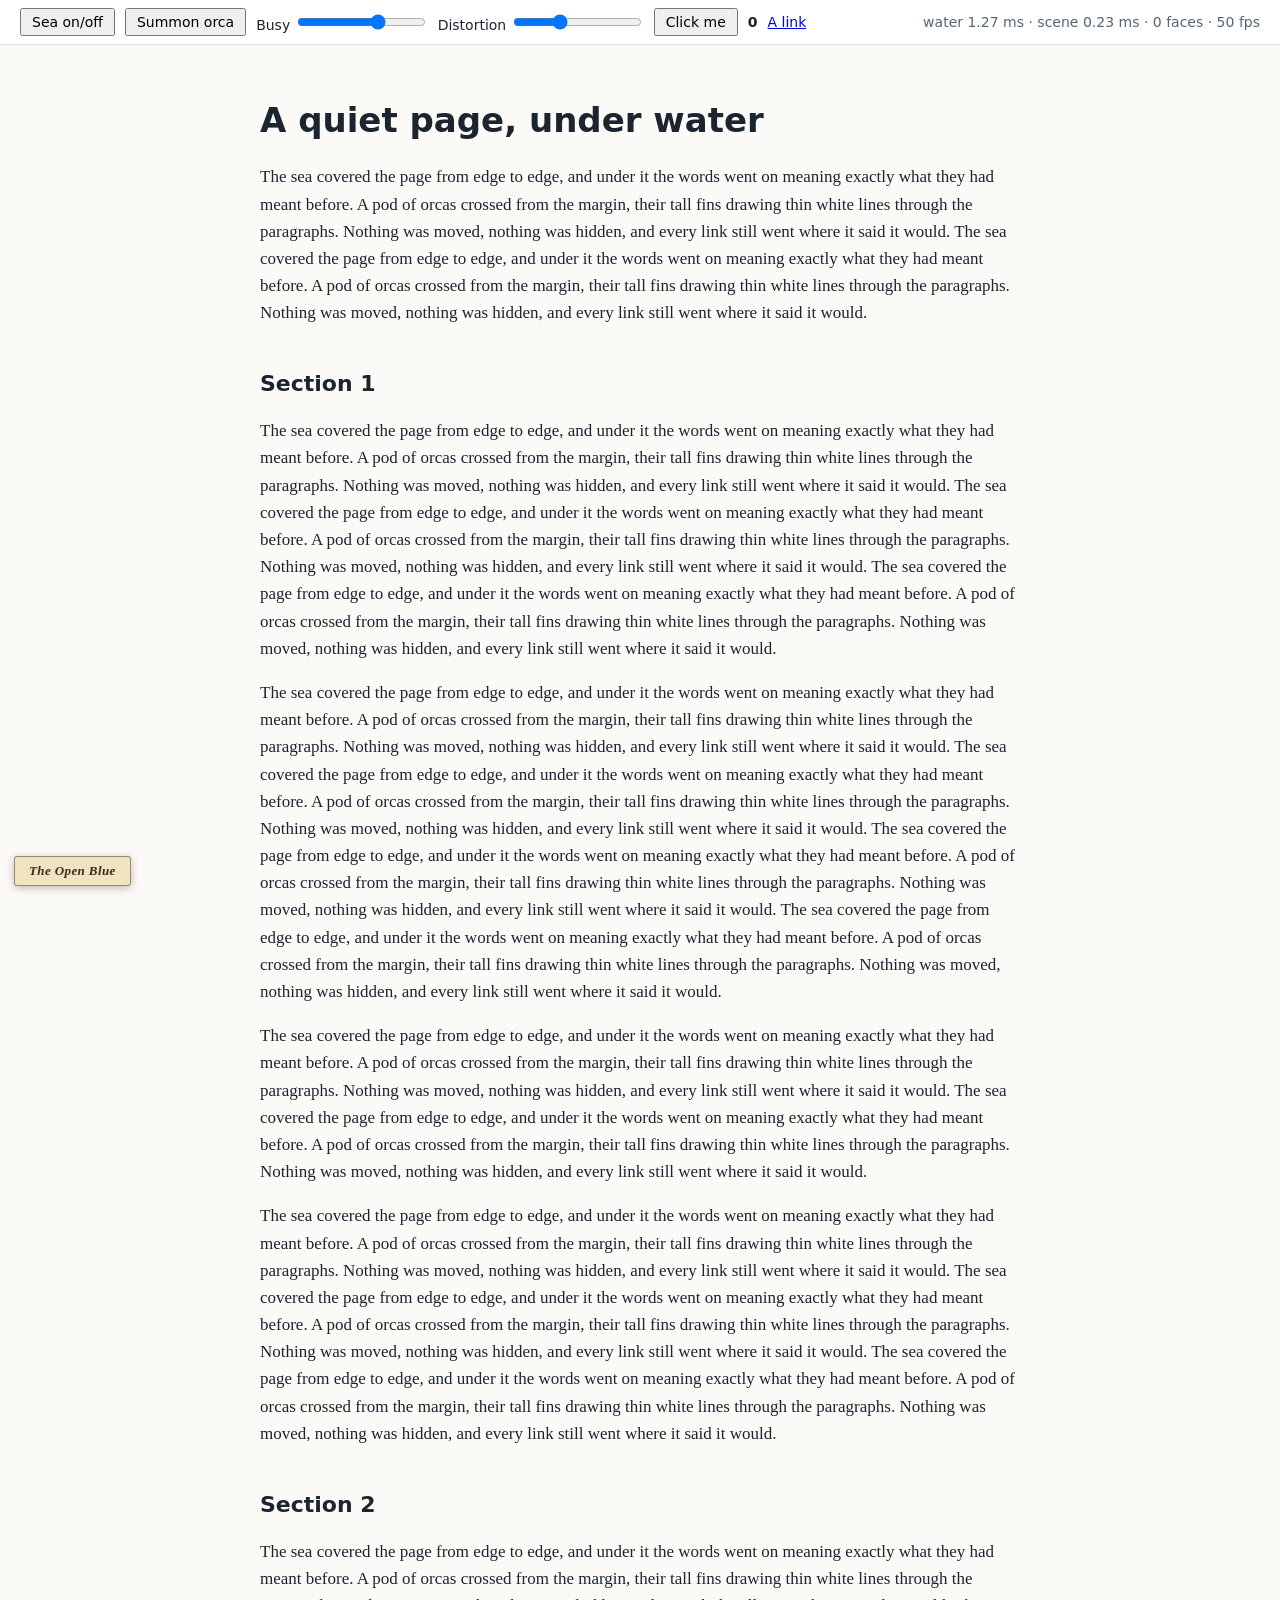
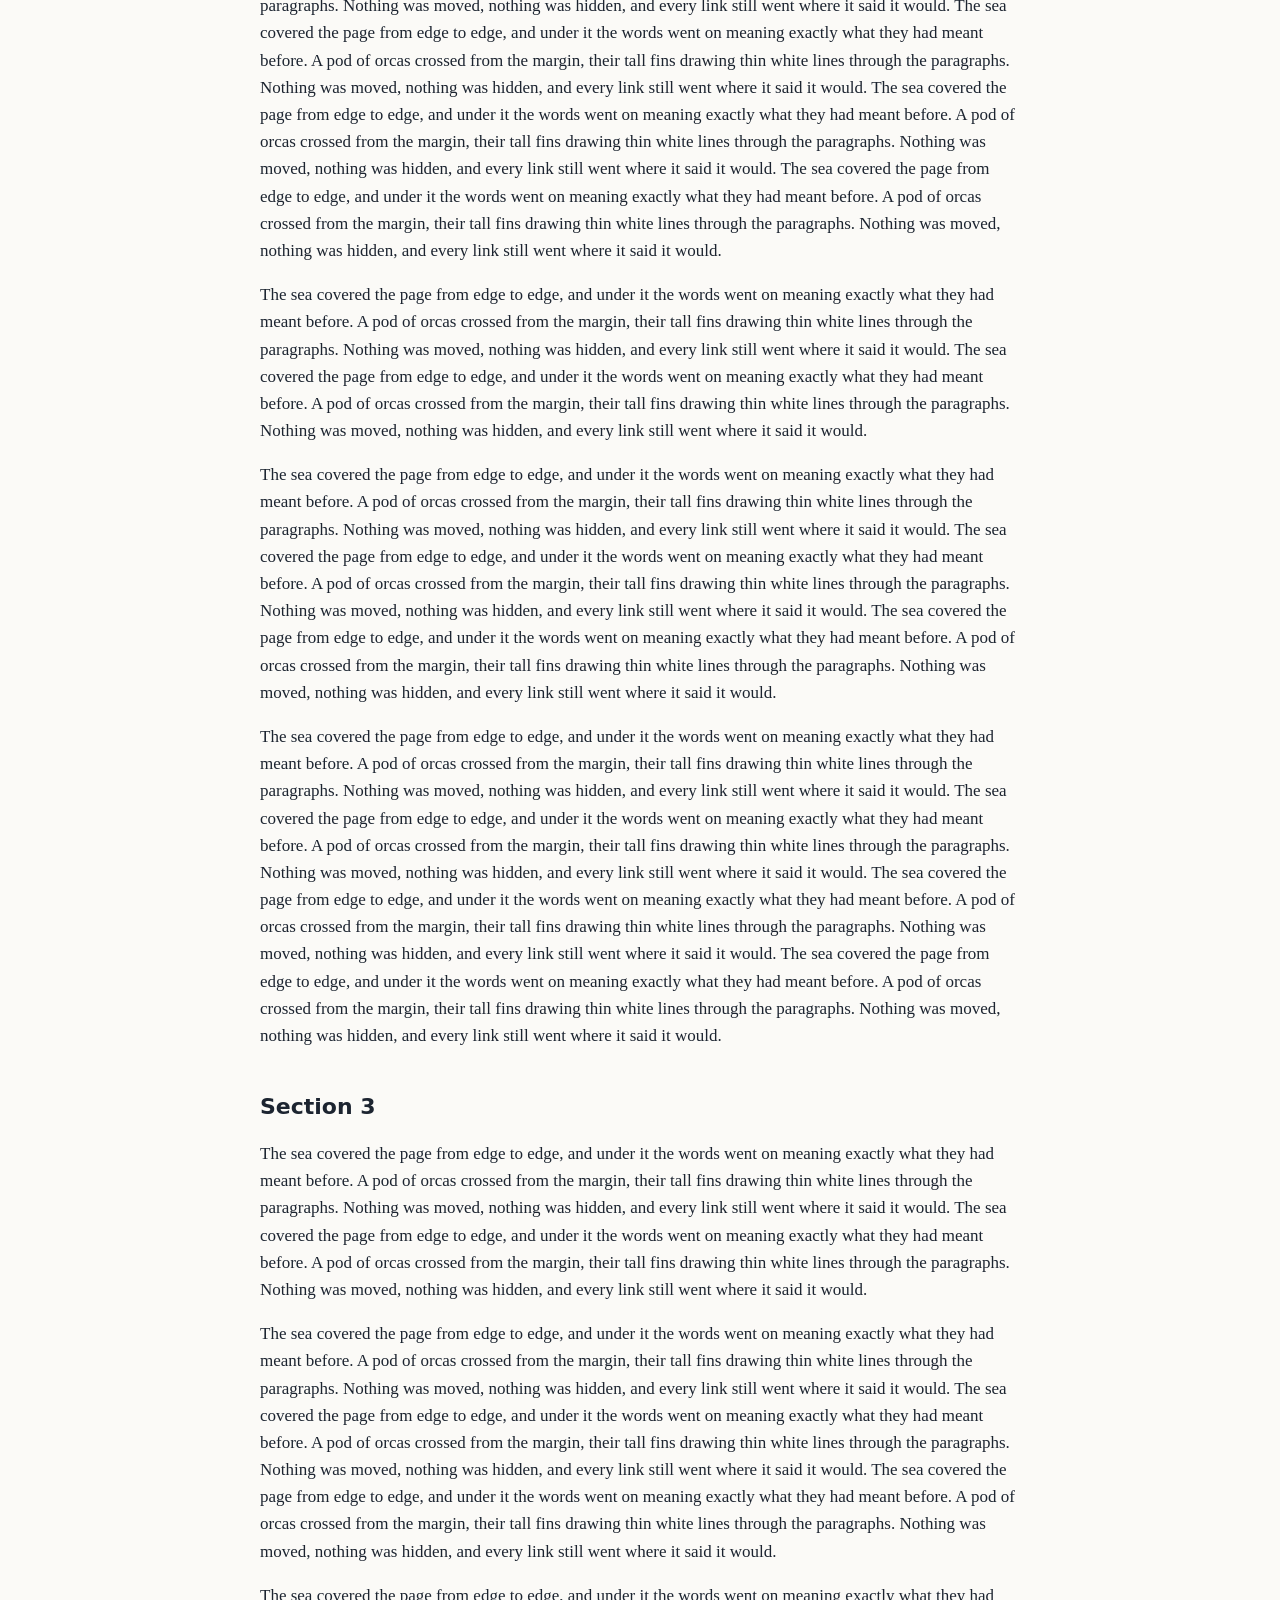
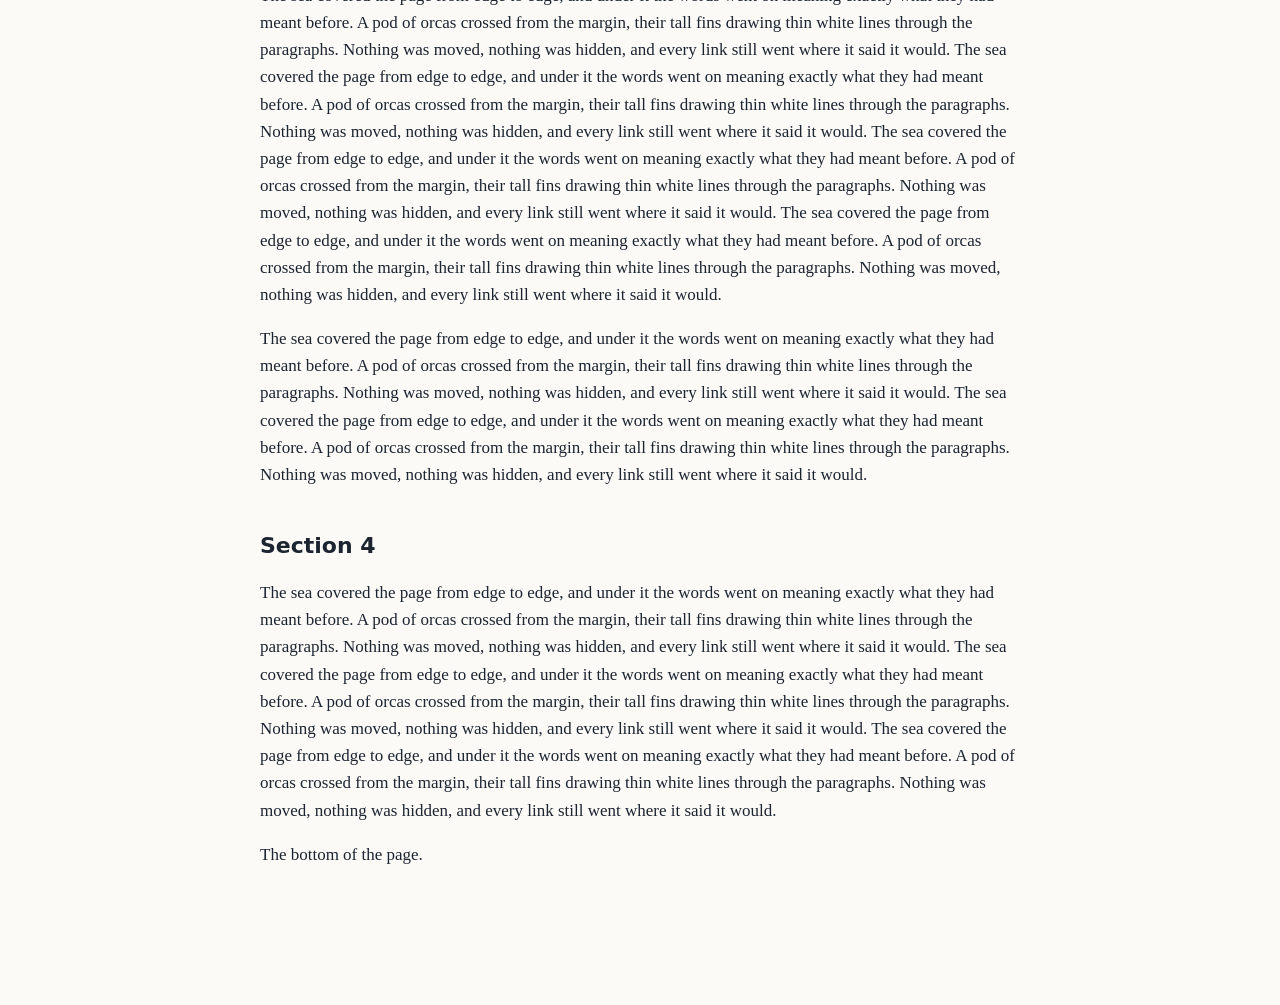
<file: demo/index.html>
<!doctype html>
<html lang="en">
<head>
  <meta charset="utf-8">
  <meta name="viewport" content="width=device-width, initial-scale=1">
  <title>Web-Wide-Water test page</title>
  <style>
    body { margin: 0; font: 17px/1.6 Georgia, serif; color: #1c2430; background: #fbfaf7; }
    main { max-width: 760px; margin: 0 auto; padding: 32px 20px 120px; }
    h1 { font: 700 34px/1.2 system-ui, sans-serif; }
    h2 { font: 700 22px/1.3 system-ui, sans-serif; margin-top: 2em; }
    .bar { position: sticky; top: 0; background: #fff; border-bottom: 1px solid #ddd; padding: 8px 20px; font: 14px system-ui, sans-serif; display: flex; gap: 10px; align-items: center; flex-wrap: wrap; z-index: 5; }
    button { font: inherit; padding: 4px 10px; }
    #clicks { font-weight: 700; }
    #stats { margin-left: auto; font-variant-numeric: tabular-nums; color: #567; }
  </style>
</head>
<body>
  <!-- Offline test page. It loads the content scripts in manifest order, without the
       extension. Add ?timer to drive animation from a timer (for background windows),
       ?off to start with the sea off. -->
  <div class="bar">
    <button id="toggle">Sea on/off</button>
    <button id="summon">Summon orca</button>
    <label>Busy <input id="busy" type="range" min="0" max="100" value="65"></label>
    <label>Distortion <input id="dist" type="range" min="0" max="100" value="35"></label>
    <button id="count">Click me</button> <span id="clicks">0</span>
    <a href="#bottom">A link</a>
    <span id="stats"></span>
  </div>
  <main id="text"></main>

  <script>
    const q = new URLSearchParams(location.search);
    if (q.has('timer')) window.__seaClock = 'timer';
    window.__seaDemo = { on: !q.has('off') };

    const para = 'The sea covered the page from edge to edge, and under it the words went on meaning exactly what they had meant before. A pod of orcas crossed from the margin, their tall fins drawing thin white lines through the paragraphs. Nothing was moved, nothing was hidden, and every link still went where it said it would. ';
    const main = document.getElementById('text');
    const h1 = document.createElement('h1'); h1.textContent = 'A quiet page, under water'; main.append(h1);
    for (let i = 0; i < 14; i++) {
      if (i % 4 === 1) { const h = document.createElement('h2'); h.textContent = 'Section ' + (i + 3) / 4; main.append(h); }
      const p = document.createElement('p'); p.textContent = para.repeat(2 + (i % 3)); main.append(p);
    }
    const end = document.createElement('p'); end.id = 'bottom'; end.textContent = 'The bottom of the page.'; main.append(end);

    let clicks = 0;
    document.getElementById('count').onclick = () => { document.getElementById('clicks').textContent = ++clicks; };

    (async () => {
      const fresh = '?v=' + Date.now();   // never test a cached copy
      const manifest = await (await fetch('../manifest.json' + fresh)).json();
      for (const src of manifest.content_scripts[0].js) {
        await new Promise((ok, fail) => {
          const s = document.createElement('script');
          s.src = '../' + src + fresh; s.onload = ok; s.onerror = fail;
          document.head.append(s);
        });
      }
      document.getElementById('toggle').onclick = () => Sea.set({ on: !Sea.settings.on });
      document.getElementById('summon').onclick = () => Sea.world.summon('orca');
      document.getElementById('busy').oninput = (e) => Sea.set({ busy: +e.target.value });
      document.getElementById('dist').oninput = (e) => Sea.set({ distortion: +e.target.value });
      setInterval(() => {
        if (!Sea.active) { document.getElementById('stats').textContent = 'off'; return; }
        const s = Sea.stats();
        document.getElementById('stats').textContent = `water ${s.waterMs} ms · scene ${s.sceneMs} ms · ${s.faces} faces · ${s.fps} fps`;
      }, 500);
    })();
  </script>
</body>
</html>
</file>
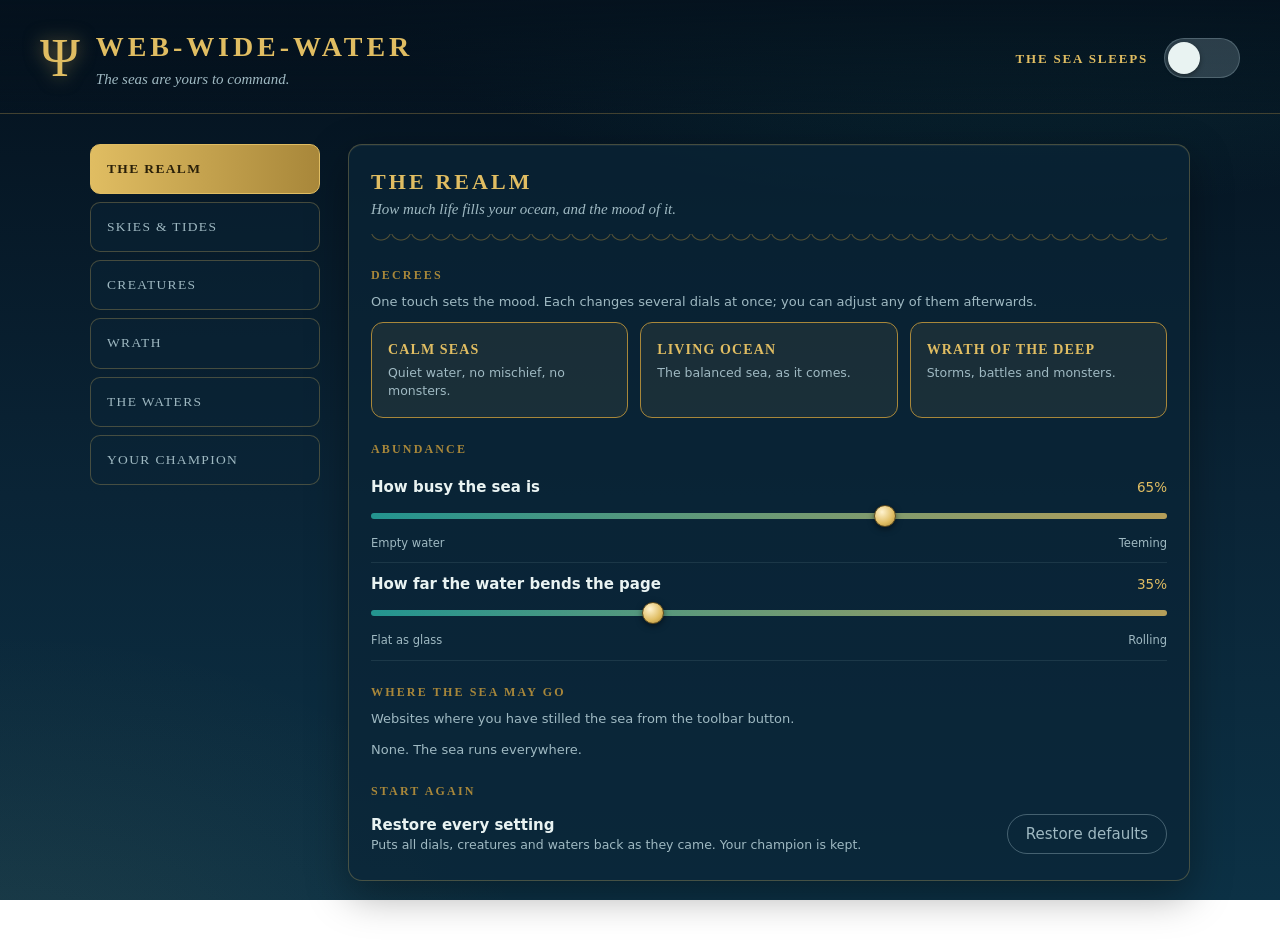
<file: control/control.html>
<!doctype html>
<html lang="en">
<head>
  <meta charset="utf-8">
  <meta name="viewport" content="width=device-width, initial-scale=1">
  <title>Web-Wide-Water: Control Centre</title>
  <link rel="stylesheet" href="theme.css">
  <link rel="stylesheet" href="control.css">
</head>
<body>
  <header class="crown">
    <div class="title">
      <span class="trident">&Psi;</span>
      <div>
        <h1>Web-Wide-Water</h1>
        <p class="lede">The seas are yours to command.</p>
      </div>
    </div>
    <div class="master">
      <span id="master-word" class="carved">The sea sleeps</span>
      <label class="switch grand" title="Raise or still the sea, everywhere"><input type="checkbox" data-key="on"><span></span></label>
    </div>
  </header>

  <div class="shell">
    <nav id="nav" aria-label="Sections">
      <button data-tab="realm" class="on">The Realm</button>
      <button data-tab="sky">Skies &amp; Tides</button>
      <button data-tab="creatures">Creatures</button>
      <button data-tab="wrath">Wrath</button>
      <button data-tab="waters">The Waters</button>
      <button data-tab="champion">Your Champion</button>
    </nav>

    <main>
      <!-- ============ THE REALM ============ -->
      <section id="tab-realm" class="panel tab">
        <h2>The Realm</h2>
        <p class="lede">How much life fills your ocean, and the mood of it.</p>
        <div class="wave"></div>

        <h3>Decrees</h3>
        <p class="hint">One touch sets the mood. Each changes several dials at once; you can adjust any of them afterwards.</p>
        <div class="presets">
          <button data-preset="calm"><b>Calm Seas</b><small>Quiet water, no mischief, no monsters.</small></button>
          <button data-preset="living"><b>Living Ocean</b><small>The balanced sea, as it comes.</small></button>
          <button data-preset="wrath"><b>Wrath of the Deep</b><small>Storms, battles and monsters.</small></button>
        </div>

        <h3>Abundance</h3>
        <label class="dial">
          <span class="top"><b>How busy the sea is</b><output></output></span>
          <input type="range" data-key="busy" min="0" max="100" step="1" data-unit="%">
          <span class="ends"><span>Empty water</span><span>Teeming</span></span>
        </label>
        <label class="dial">
          <span class="top"><b>How far the water bends the page</b><output></output></span>
          <input type="range" data-key="distortion" min="0" max="100" step="1" data-unit="%">
          <span class="ends"><span>Flat as glass</span><span>Rolling</span></span>
        </label>

        <h3>Where the sea may go</h3>
        <p class="hint">Websites where you have stilled the sea from the toolbar button.</p>
        <div id="sites" class="chips-line"></div>

        <h3>Start again</h3>
        <div class="row"><span class="what"><b>Restore every setting</b><small>Puts all dials, creatures and waters back as they came. Your champion is kept.</small></span><button id="reset" class="quiet">Restore defaults</button></div>
      </section>

      <!-- ============ SKIES & TIDES ============ -->
      <section id="tab-sky" class="panel tab" hidden>
        <h2>Skies &amp; Tides</h2>
        <p class="lede">Choose the waters, the hour and the weather, or let them wander.</p>
        <div class="wave"></div>

        <div class="row"><span class="what"><b>Waters</b><small>Each has its own creatures. Left to drift, the sea moves from one to the next.</small></span>
          <select data-key="region"><option value="auto">Drifts by itself</option><option value="tropical">Coral Shallows</option><option value="open">The Open Blue</option><option value="north">The Cold North</option><option value="south">The Frozen South</option></select></div>
        <label class="dial">
          <span class="top"><b>How long it stays in each water</b><output></output></span>
          <input type="range" data-key="regionMin" min="1" max="30" step="1" data-unit=" min">
        </label>
        <div class="row"><span class="what"><b>Hour</b><small>At night the page dims a little and moving water glows.</small></span>
          <select data-key="sky"><option value="auto">Follows your clock</option><option value="day">Always day</option><option value="dusk">Dusk</option><option value="night">Night</option></select></div>
        <label class="dial">
          <span class="top"><b>How dark the night is</b><output></output></span>
          <input type="range" data-key="nightDark" min="0" max="100" step="5" data-unit="%">
          <span class="ends"><span>No dimming</span><span>Deep night</span></span>
        </label>
        <div class="row"><span class="what"><b>Weather</b><small>Call one up and it holds until you change it.</small></span>
          <select data-key="weather"><option value="auto">Comes and goes</option><option value="clear">Clear</option><option value="swell">Rolling swell</option><option value="rain">Rain</option><option value="fog">Fog</option><option value="storm">Storm</option></select></div>
        <label class="dial">
          <span class="top"><b>How long each spell of weather lasts</b><output></output></span>
          <input type="range" data-key="weatherMin" min="1" max="20" step="1" data-unit=" min">
        </label>
      </section>

      <!-- ============ CREATURES ============ -->
      <section id="tab-creatures" class="panel tab" hidden>
        <h2>Creatures of the Deep</h2>
        <p class="lede">Who lives in your ocean, how often they come, and in which waters.</p>
        <div class="wave"></div>
        <div class="legend">
          <span>Switch: allowed at all</span><span>Dial: how often (100% is natural)</span><span>Waters: <b>C</b>oral Shallows, <b>O</b>pen Blue, Cold <b>N</b>orth, Frozen <b>S</b>outh</span>
        </div>
        <div id="creatures"></div>
        <p id="no-creatures" class="hint" hidden>Open any web page once and the creatures will be listed here.</p>
      </section>

      <!-- ============ WRATH ============ -->
      <section id="tab-wrath" class="panel tab" hidden>
        <h2>Wrath</h2>
        <p class="lede">Whether the sea may trouble mortals, and how often its monsters rise.</p>
        <div class="wave"></div>
        <div class="row"><span class="what"><b>Mischief</b><small>On: the megalodon and kraken may take your cursor, the kraken inks the screen, and cannonballs and the megalodon knock out letters and words (they grow back). Off: they still appear and fight each other, but never touch you or the page.</small></span>
          <label class="switch"><input type="checkbox" data-key="mischief"><span></span></label></div>
        <label class="dial">
          <span class="top"><b>Monsters and battles</b><output></output></span>
          <small>How often the megalodon, the kraken and sea battles turn up. 0% keeps them away entirely.</small>
          <input type="range" data-key="monsters" min="0" max="300" step="10" data-unit="%">
          <span class="ends"><span>Never</span><span>Constant peril</span></span>
        </label>
        <p class="hint">A cursor that has been taken is always freed by <kbd>Esc</kbd>. Pressing <kbd>Esc</kbd> three times quickly stills the whole sea.</p>
      </section>

      <!-- ============ THE WATERS ============ -->
      <section id="tab-waters" class="panel tab" hidden>
        <h2>The Waters</h2>
        <p class="lede">How the water itself behaves, and how it answers you.</p>
        <div class="wave"></div>
        <label class="dial">
          <span class="top"><b>Splash size</b><output></output></span>
          <small>Everything that disturbs the water: breaches, landings, cannon fire.</small>
          <input type="range" data-key="splash" min="0" max="200" step="5" data-unit="%">
        </label>
        <div class="row"><span class="what"><b>The cursor leaves a wake</b></span><label class="switch"><input type="checkbox" data-key="wake"><span></span></label></div>
        <label class="dial">
          <span class="top"><b>Wake strength</b><output></output></span>
          <input type="range" data-key="wakeStrength" min="0" max="200" step="5" data-unit="%">
        </label>
        <div class="row"><span class="what"><b>Clicks make a ripple</b></span><label class="switch"><input type="checkbox" data-key="click"><span></span></label></div>
        <div class="row"><span class="what"><b>Scrolling sloshes the water</b></span><label class="switch"><input type="checkbox" data-key="scroll"><span></span></label></div>
        <div class="row"><span class="what"><b>Creatures notice the cursor</b><small>They steer round it, and some come up for a look.</small></span><label class="switch"><input type="checkbox" data-key="cursor"><span></span></label></div>
        <h3>Smoothness</h3>
        <div class="row"><span class="what"><b>Performance</b><small><b>Auto</b> keeps full detail and eases off by itself the moment a page starts to strain. <b>Smoothest</b> always runs light: fewer animals at once, the water redrawn at 30 frames a second. <b>Full detail</b> never holds back. In every mode the water stops bending the page while you type.</small></span>
          <select data-key="perf"><option value="auto">Auto</option><option value="smooth">Smoothest</option><option value="full">Full detail</option></select></div>
        <h3>Rest</h3>
        <div class="row"><span class="what"><b>Sleep when the window is in the background</b><small>The sea always stops when its tab is hidden. With this on it also stops 20 seconds after you switch to another window.</small></span><label class="switch"><input type="checkbox" data-key="pauseBlur"><span></span></label></div>
      </section>

      <!-- ============ YOUR CHAMPION ============ -->
      <section id="tab-champion" class="panel tab" hidden>
        <h2>Your Champion</h2>
        <p class="lede">A ship, a fleet or a pod of your own, on every page you visit.</p>
        <div class="wave"></div>

        <div class="champion">
          <div class="forge">
            <div class="row"><span class="what"><b>What you command</b></span>
              <select data-mate="kind"><option value="none">Nothing</option><option value="ship">Ships</option><option value="orca">Orcas</option><option value="dolphin">Dolphins</option><option value="turtle">Turtles</option></select></div>

            <div id="m-common">
              <div class="row"><span class="what"><b>Name</b><small>Shown on a small pennant beside it.</small></span><input type="text" data-mate="name" maxlength="28" placeholder="The Wandering Gull"></div>
              <label class="dial">
                <span class="top"><b id="count-label">How many</b><output></output></span>
                <input type="range" data-mate="count" min="1" max="7" step="1">
              </label>
              <label class="dial">
                <span class="top"><b>Size</b><output></output></span>
                <input type="range" data-mate="size" min="60" max="160" step="5" data-unit="%">
              </label>
              <div class="row"><span class="what"><b>How it moves</b><small>Switch at any time on any page with <kbd>Alt</kbd>+<kbd>Shift</kbd>+<kbd>C</kbd>. <a href="#" id="keys">Change the key</a></small></span>
                <select data-mate="follow"><option value="cursor">Follows my cursor</option><option value="roam">Roams by itself</option></select></div>
            </div>

            <div id="m-ship">
              <h3>The ship</h3>
              <div class="row"><span class="what"><b>Rig</b></span>
                <select data-mate="masts"><option value="1">Sloop (one mast)</option><option value="2">Brig (two masts)</option><option value="3">Galleon (three masts)</option></select></div>
              <div class="swatches">
                <label>Hull<input type="color" data-mate="hull"></label>
                <label>Trim<input type="color" data-mate="trim"></label>
                <label>Sails<input type="color" data-mate="sail"></label>
                <label>Flag<input type="color" data-mate="flag"></label>
              </div>
              <div class="row"><span class="what"><b>Sail emblem</b></span>
                <select data-mate="emblem"><option value="none">Plain</option><option value="cross">Cross</option><option value="skull">Skull</option></select></div>
              <div class="row"><span class="what"><b>Striped sails</b><small>Every other sail in the trim colour.</small></span><label class="switch"><input type="checkbox" data-mate="stripes"><span></span></label></div>
              <div class="row"><span class="what"><b>Guns answer pirates</b></span><label class="switch"><input type="checkbox" data-mate="guns"><span></span></label></div>
            </div>

            <div id="m-animal">
              <h3>Colours</h3>
              <div class="swatches">
                <label><span id="c1-label">Back</span><input type="color" data-mate="c1"></label>
                <label><span id="c2-label">Belly</span><input type="color" data-mate="c2"></label>
                <label><span id="c3-label">Marking</span><input type="color" data-mate="c3"></label>
                <button id="natural" class="quiet" type="button">Natural colours</button>
              </div>
            </div>
          </div>

          <div class="glass">
            <h3>As it will appear</h3>
            <div class="porthole"><iframe id="preview" src="preview.html" title="Preview of your champion" tabindex="-1"></iframe></div>
            <p class="hint">Move your pointer over the water and they follow; click and they answer. Nothing changes on your pages until you save.</p>
            <div class="actions">
              <span id="dirty" class="lede"></span>
              <button id="revert" class="quiet" disabled>Undo changes</button>
              <button id="save" class="decree" disabled>Save champion</button>
            </div>
          </div>
        </div>
      </section>
    </main>
  </div>

  <script src="control.js"></script>
</body>
</html>
</file>
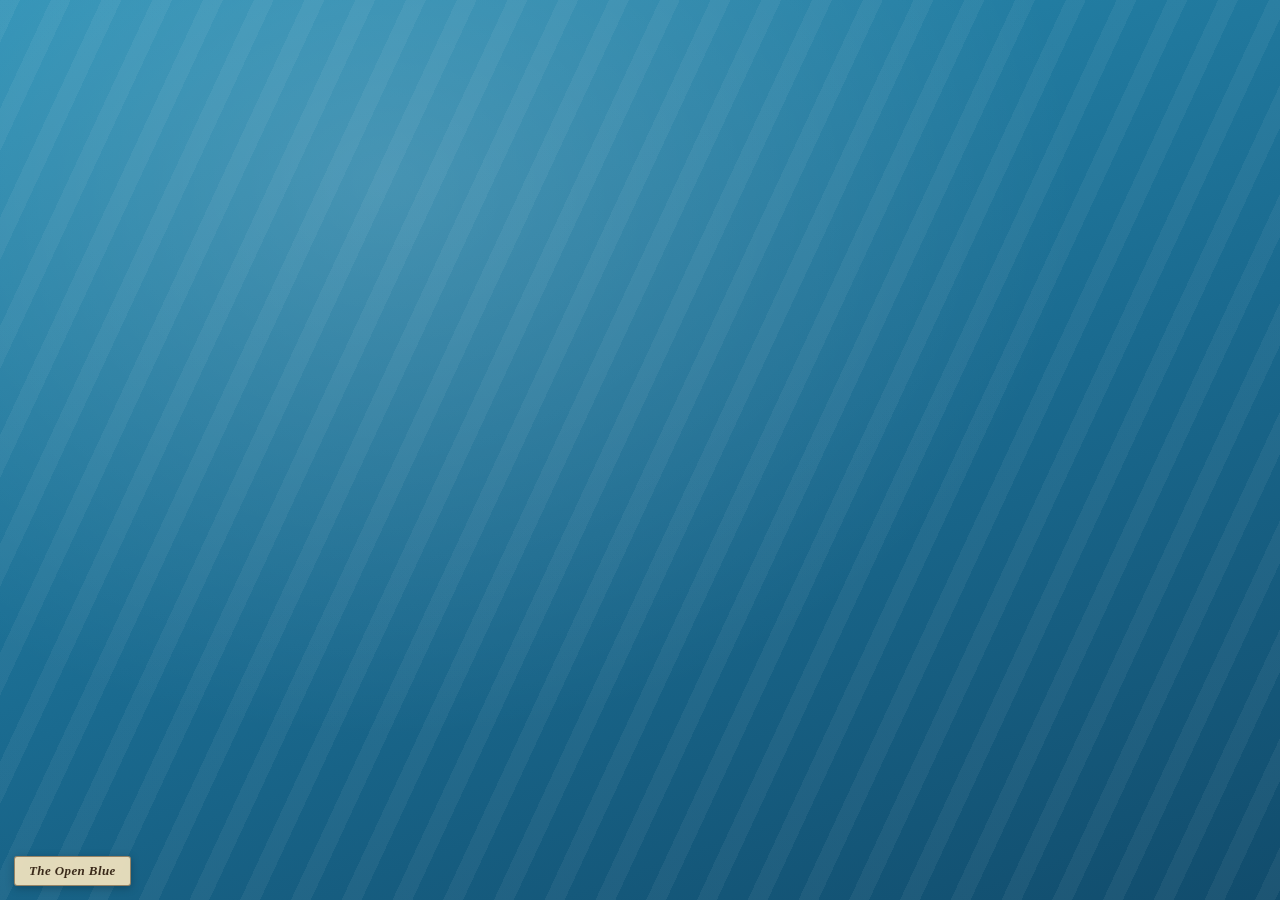
<file: control/preview.html>
<!doctype html>
<html lang="en">
<head>
  <meta charset="utf-8">
  <title>Champion preview</title>
  <link rel="stylesheet" href="preview.css">
</head>
<body>
  <!-- A little patch of real sea, running the same code as the pages do, with
       settings held in memory. The control centre posts the draft champion here. -->
  <script src="preview.js"></script>
</body>
</html>
</file>
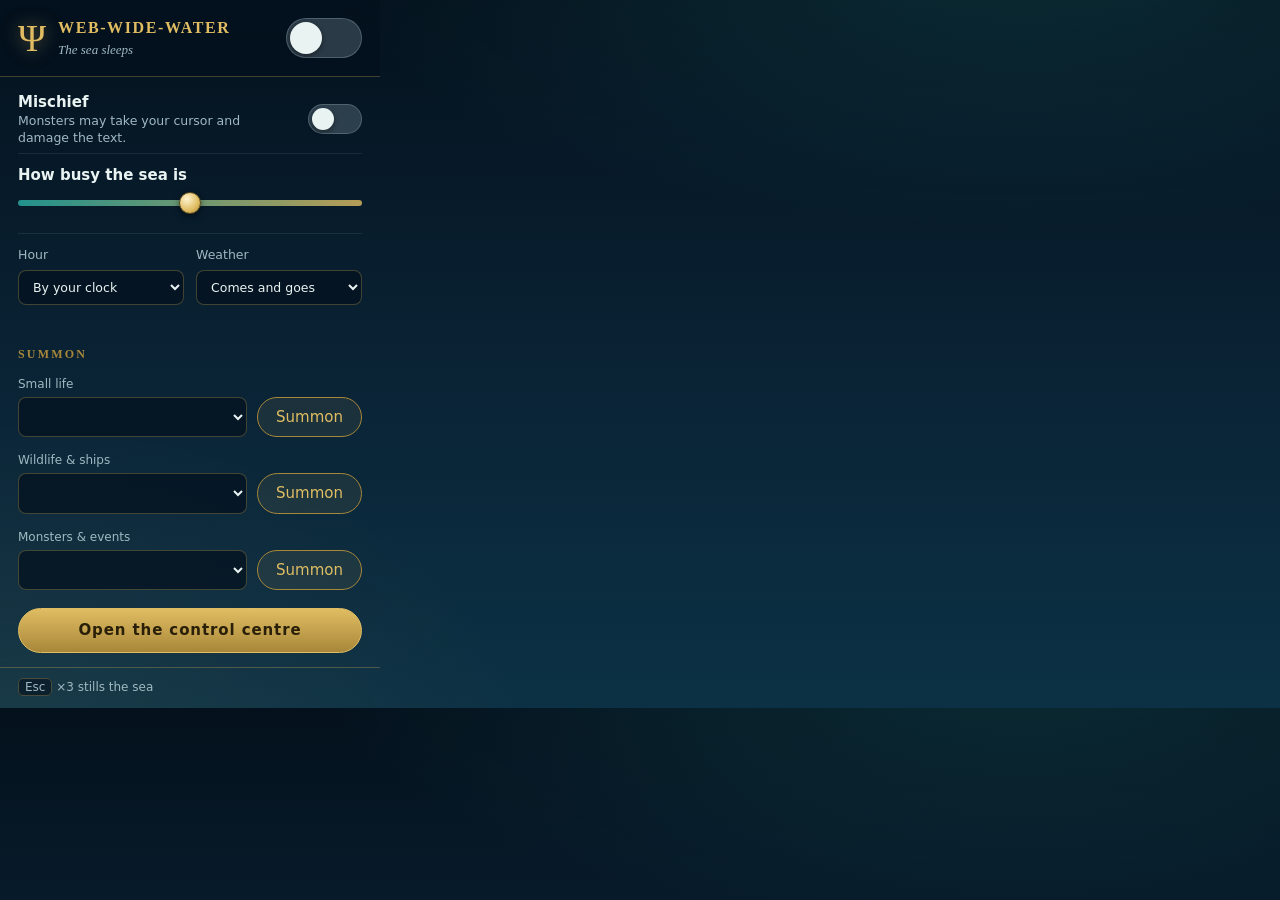
<file: popup/popup.html>
<!doctype html>
<html lang="en">
<head>
  <meta charset="utf-8">
  <title>Web-Wide-Water</title>
  <link rel="stylesheet" href="../control/theme.css">
  <link rel="stylesheet" href="popup.css">
</head>
<body>
  <header>
    <span class="trident">&Psi;</span>
    <div class="title">
      <h1>Web-Wide-Water</h1>
      <p id="status" class="lede">The sea sleeps</p>
    </div>
    <label class="switch grand" title="Raise or still the sea, everywhere"><input type="checkbox" id="on"><span></span></label>
  </header>

  <main>
    <div id="site-row" class="row" hidden>
      <span class="what"><b>On this site</b><small id="host"></small></span>
      <label class="switch"><input type="checkbox" id="site"><span></span></label>
    </div>
    <p id="no-page" class="hint" hidden>The sea cannot reach this page (browser pages and the Web Store are beyond it). If you have only just installed or reloaded, refresh the tab.</p>

    <div class="row">
      <span class="what"><b>Mischief</b><small>Monsters may take your cursor and damage the text.</small></span>
      <label class="switch"><input type="checkbox" id="mischief"><span></span></label>
    </div>

    <label class="dial">
      <span class="top"><b>How busy the sea is</b><output id="busy-out"></output></span>
      <input type="range" id="busy" min="0" max="100" step="1">
    </label>

    <div class="pair">
      <label>Hour
        <select id="sky"><option value="auto">By your clock</option><option value="day">Day</option><option value="dusk">Dusk</option><option value="night">Night</option></select>
      </label>
      <label>Weather
        <select id="weather"><option value="auto">Comes and goes</option><option value="clear">Clear</option><option value="swell">Swell</option><option value="rain">Rain</option><option value="fog">Fog</option><option value="storm">Storm</option></select>
      </label>
    </div>
    <p id="now" class="hint"></p>

    <div id="champ-row" class="row" hidden>
      <span class="what"><b>Champion follows my cursor</b><small>Or roams freely. <kbd>Alt</kbd>+<kbd>Shift</kbd>+<kbd>C</kbd> on any page.</small></span>
      <label class="switch"><input type="checkbox" id="follow"><span></span></label>
    </div>

    <h3 class="summon-title">Summon</h3>
    <div class="summon" data-group="small">
      <span class="tier">Small life</span>
      <select aria-label="Small life to summon"></select>
      <button>Summon</button>
    </div>
    <div class="summon" data-group="medium">
      <span class="tier">Wildlife &amp; ships</span>
      <select aria-label="Wildlife or ships to summon"></select>
      <button>Summon</button>
    </div>
    <div class="summon" data-group="big">
      <span class="tier">Monsters &amp; events</span>
      <select aria-label="Monster or event to summon"></select>
      <button>Summon</button>
    </div>

    <button id="open" class="decree">Open the control centre</button>
  </main>

  <footer>
    <span><kbd>Esc</kbd> ×3 stills the sea</span>
    <span id="perf"></span>
  </footer>

  <script src="popup.js"></script>
</body>
</html>
</file>
<file: control/theme.css>
/* The look shared by the quick popup and the control centre: the sea god's own
   instruments. Deep water, bronze and gold, carved lettering. */
:root {
  --abyss: #04111d;
  --deep: #0a2436;
  --tide: #0f3a52;
  --foam: #e9f3f2;
  --mist: #9fb9c2;
  --gold: #e0bd62;
  --gold-dim: #a8873a;
  --bronze: rgba(224, 189, 98, .28);
  --glass: rgba(10, 36, 54, .72);
  --sea: #2ec4b6;
  --danger: #e2685a;
}
* { box-sizing: border-box; }
body {
  margin: 0; color: var(--foam);
  font: 15px/1.5 "Segoe UI", system-ui, -apple-system, Roboto, sans-serif;
  background:
    radial-gradient(1200px 500px at 80% -10%, rgba(46, 196, 182, .16), transparent 60%),
    radial-gradient(900px 600px at 0% 110%, rgba(224, 189, 98, .08), transparent 60%),
    linear-gradient(180deg, var(--abyss), var(--deep) 55%, #0c3145);
  background-attachment: fixed;
}
h1, h2, h3, .carved { font-family: Georgia, "Times New Roman", serif; font-weight: 700; letter-spacing: .14em; text-transform: uppercase; color: var(--gold); margin: 0; }
h1 { font-size: 22px; }
h2 { font-size: 17px; }
h3 { font-size: 12px; letter-spacing: .18em; color: var(--gold-dim); margin: 22px 0 8px; }
.trident { font-family: Georgia, serif; font-size: 1.5em; color: var(--gold); line-height: 1; text-shadow: 0 0 18px rgba(224, 189, 98, .5); }
p { margin: 0; }
.lede { color: var(--mist); font-style: italic; font-family: Georgia, serif; }
.hint { color: var(--mist); font-size: 13px; margin-top: 4px; }

.panel { background: var(--glass); border: 1px solid var(--bronze); border-radius: 14px; padding: 20px 22px; box-shadow: 0 14px 40px rgba(0, 0, 0, .35), inset 0 1px 0 rgba(255, 255, 255, .05); }
.row { display: flex; align-items: center; justify-content: space-between; gap: 16px; min-height: 46px; padding: 6px 0; border-bottom: 1px solid rgba(159, 185, 194, .12); }
.row:last-child { border-bottom: 0; }
.row .what { flex: 1; min-width: 0; }
.row .what b { font-weight: 600; }
.row .what small { display: block; color: var(--mist); font-size: 12.5px; line-height: 1.35; }

/* big, easy switches */
.switch { position: relative; display: inline-block; width: 54px; height: 30px; flex: none; cursor: pointer; }
.switch input { position: absolute; inset: 0; opacity: 0; margin: 0; cursor: pointer; }
.switch span { position: absolute; inset: 0; border-radius: 30px; background: rgba(159, 185, 194, .25); border: 1px solid rgba(159, 185, 194, .3); transition: background .2s, border-color .2s; }
.switch span::after { content: ""; position: absolute; left: 3px; top: 3px; width: 22px; height: 22px; border-radius: 50%; background: var(--foam); box-shadow: 0 2px 5px rgba(0, 0, 0, .4); transition: transform .2s; }
.switch input:checked + span { background: linear-gradient(90deg, var(--gold-dim), var(--gold)); border-color: var(--gold); }
.switch input:checked + span::after { transform: translateX(24px); }
.switch input:focus-visible + span { outline: 2px solid var(--sea); outline-offset: 2px; }
.switch.grand { width: 76px; height: 40px; }
.switch.grand span::after { width: 32px; height: 32px; }
.switch.grand input:checked + span::after { transform: translateX(36px); }

/* dials */
.dial { display: block; padding: 10px 0; border-bottom: 1px solid rgba(159, 185, 194, .12); }
.dial:last-child { border-bottom: 0; }
.dial .top { display: flex; justify-content: space-between; align-items: baseline; gap: 12px; }
.dial .top b { font-weight: 600; }
.dial output { color: var(--gold); font-variant-numeric: tabular-nums; font-size: 13.5px; min-width: 64px; text-align: right; }
.dial small { display: block; color: var(--mist); font-size: 12.5px; }
.dial .ends { display: flex; justify-content: space-between; font-size: 11.5px; color: var(--mist); }
input[type="range"] { -webkit-appearance: none; appearance: none; width: 100%; height: 26px; background: transparent; margin: 4px 0 0; cursor: pointer; }
input[type="range"]::-webkit-slider-runnable-track { height: 6px; border-radius: 6px; background: linear-gradient(90deg, rgba(46, 196, 182, .7), rgba(224, 189, 98, .8)); }
input[type="range"]::-webkit-slider-thumb { -webkit-appearance: none; width: 22px; height: 22px; margin-top: -8px; border-radius: 50%; background: radial-gradient(circle at 35% 30%, #fff3cf, var(--gold) 60%, var(--gold-dim)); border: 1px solid #5e4a1c; box-shadow: 0 2px 6px rgba(0, 0, 0, .5); }
input[type="range"]:focus-visible { outline: 2px solid var(--sea); outline-offset: 2px; border-radius: 6px; }

select, input[type="text"], input[type="number"] {
  font: inherit; color: var(--foam); background: rgba(4, 17, 29, .7); border: 1px solid var(--bronze); border-radius: 8px; padding: 8px 10px; min-width: 170px;
}
select:focus-visible, input:focus-visible, button:focus-visible { outline: 2px solid var(--sea); outline-offset: 2px; }
option { background: var(--deep); color: var(--foam); }
input[type="color"] { width: 54px; height: 36px; padding: 0; border: 1px solid var(--bronze); border-radius: 8px; background: transparent; cursor: pointer; }

button { font: inherit; cursor: pointer; color: var(--gold); background: rgba(224, 189, 98, .08); border: 1px solid var(--gold-dim); border-radius: 999px; padding: 8px 18px; transition: background .15s, color .15s; }
button:hover:not(:disabled) { background: var(--gold); color: #2a2009; }
button:disabled { opacity: .4; cursor: default; }
button.decree { background: linear-gradient(180deg, var(--gold), var(--gold-dim)); color: #2a2009; font-weight: 700; letter-spacing: .06em; border-color: var(--gold); padding: 10px 26px; }
button.decree:hover:not(:disabled) { filter: brightness(1.1); }
button.quiet { border-color: rgba(159, 185, 194, .4); color: var(--mist); background: transparent; }
button.quiet:hover:not(:disabled) { background: rgba(159, 185, 194, .2); color: var(--foam); }

.wave { height: 10px; margin: 14px 0; opacity: .5; background: radial-gradient(circle at 10px -4px, transparent 9px, var(--gold-dim) 10px, transparent 11px) 0 0 / 20px 10px repeat-x; }
kbd { font: inherit; font-size: 12px; padding: 1px 6px; border: 1px solid var(--bronze); border-radius: 5px; background: rgba(4, 17, 29, .6); }
[hidden] { display: none !important; }
</file>
<file: control/control.css>
/* Layout of the full control centre. The look itself is in theme.css. */
.crown { display: flex; align-items: center; justify-content: space-between; gap: 20px; padding: 26px 40px 22px; border-bottom: 1px solid var(--bronze); background: linear-gradient(180deg, rgba(4, 17, 29, .9), rgba(4, 17, 29, .3)); }
.crown .title { display: flex; align-items: center; gap: 16px; }
.crown .trident { font-size: 54px; }
.crown h1 { font-size: 28px; }
.master { display: flex; align-items: center; gap: 16px; }
.master .carved { font-size: 13px; }

.shell { display: grid; grid-template-columns: 230px minmax(0, 1fr); gap: 28px; max-width: 1180px; margin: 0 auto; padding: 30px 40px 70px; }
#nav { display: flex; flex-direction: column; gap: 8px; position: sticky; top: 24px; align-self: start; }
#nav button { text-align: left; border-radius: 10px; padding: 14px 16px; font-family: Georgia, serif; letter-spacing: .1em; text-transform: uppercase; font-size: 13.5px; border-color: var(--bronze); color: var(--mist); background: rgba(10, 36, 54, .5); }
#nav button.on { color: #2a2009; background: linear-gradient(90deg, var(--gold), var(--gold-dim)); border-color: var(--gold); font-weight: 700; }
#nav button.on:hover { color: #2a2009; }

.tab > h2 { font-size: 22px; }
.presets { display: grid; grid-template-columns: repeat(3, 1fr); gap: 12px; margin-top: 10px; }
.presets button { border-radius: 12px; padding: 16px; text-align: left; display: flex; flex-direction: column; gap: 4px; }
.presets button b { font-family: Georgia, serif; letter-spacing: .08em; text-transform: uppercase; font-size: 14px; }
.presets button small { color: var(--mist); font-size: 12.5px; }
.presets button:hover small { color: #3a2e10; }
.chips-line { display: flex; flex-wrap: wrap; gap: 8px; margin-top: 8px; }
.chips-line button { padding: 5px 12px; font-size: 13px; }

.legend { display: flex; flex-wrap: wrap; gap: 6px 22px; color: var(--mist); font-size: 12.5px; margin-bottom: 8px; }
.creature { display: grid; grid-template-columns: 54px minmax(130px, 1.1fr) minmax(160px, 2fr) 62px 140px; align-items: center; gap: 16px; padding: 9px 0; border-bottom: 1px solid rgba(159, 185, 194, .12); }
.creature:last-child { border-bottom: 0; }
.creature .name b { font-weight: 600; }
.creature .name small { display: block; color: var(--gold-dim); font-size: 11px; letter-spacing: .12em; text-transform: uppercase; }
.creature output { color: var(--gold); font-variant-numeric: tabular-nums; font-size: 13.5px; text-align: right; }
.creature.off .name, .creature.off input[type="range"], .creature.off output { opacity: .4; }
.waters { display: flex; gap: 5px; }
.chip { width: 30px; height: 30px; padding: 0; border-radius: 8px; font-weight: 700; font-size: 13px; border-color: rgba(159, 185, 194, .3); color: rgba(159, 185, 194, .5); background: transparent; }
.chip.on { background: var(--tide); border-color: var(--sea); color: var(--foam); }

.champion { display: grid; grid-template-columns: minmax(0, 1fr) minmax(0, 1.05fr); gap: 26px; align-items: start; }
.glass { position: sticky; top: 24px; }
.glass h3 { margin-top: 0; }
/* The preview is the real sea drawn at 60% size, so a whole pod or fleet fits in the window. */
.porthole { height: 330px; overflow: hidden; border: 1px solid var(--gold-dim); border-radius: 12px; background: #1d6f93; box-shadow: 0 10px 30px rgba(0, 0, 0, .4); }
#preview { width: 166.67%; height: 550px; border: 0; display: block; transform: scale(.6); transform-origin: 0 0; }
.actions { display: flex; align-items: center; justify-content: flex-end; gap: 10px; margin-top: 14px; }
.actions .lede { flex: 1; font-size: 13.5px; color: var(--gold); }
.swatches { display: flex; align-items: flex-end; gap: 18px; padding: 10px 0; flex-wrap: wrap; }
.swatches label { display: flex; flex-direction: column; gap: 5px; font-size: 12.5px; color: var(--mist); }

@media (max-width: 900px) {
  .shell { grid-template-columns: 1fr; padding: 20px; }
  #nav { position: static; flex-direction: row; flex-wrap: wrap; }
  .champion, .presets { grid-template-columns: 1fr; }
  .glass { position: static; }
  .creature { grid-template-columns: 54px 1fr 62px; }
  .creature input[type="range"] { grid-column: 1 / -1; }
  .crown { padding: 18px 20px; }
}
</file>
<file: control/preview.css>
html, body { margin: 0; height: 100%; overflow: hidden; }
body {
  background:
    radial-gradient(ellipse at 30% 20%, rgba(255, 255, 255, .16), transparent 55%),
    repeating-linear-gradient(115deg, rgba(255, 255, 255, .05) 0 18px, transparent 18px 46px),
    linear-gradient(160deg, #2a8fb4, #1a6a8f 55%, #114c6c);
}
</file>
<file: popup/popup.css>
/* The quick panel: only what you reach for often, with room to hit it.
   Everything else lives in the control centre. The look is in control/theme.css. */
body { width: 380px; background-attachment: scroll; }
header { display: flex; align-items: center; gap: 12px; padding: 16px 18px; border-bottom: 1px solid var(--bronze); background: rgba(4, 17, 29, .7); }
header .trident { font-size: 38px; }
header .title { flex: 1; min-width: 0; }
header h1 { font-size: 16px; letter-spacing: .1em; }
header .lede { font-size: 13px; }
main { padding: 8px 18px 14px; }
.pair { display: grid; grid-template-columns: 1fr 1fr; gap: 12px; padding: 12px 0 4px; }
.pair label { display: flex; flex-direction: column; gap: 5px; font-size: 12.5px; color: var(--mist); }
.pair select { min-width: 0; width: 100%; }
.summon-title { margin: 14px 0 6px; }
.summon { display: grid; grid-template-columns: 1fr auto; grid-template-rows: auto auto; column-gap: 10px; row-gap: 4px; padding: 6px 0 8px; }
.summon .tier { grid-column: 1 / -1; font-size: 12px; color: var(--mist); }
.summon select { min-width: 0; width: 100%; }
.summon button { min-width: 104px; }
.summon button.done { background: var(--sea); border-color: var(--sea); color: #04111d; }
.summon button.nope { border-color: var(--danger); color: var(--danger); }
#open { width: 100%; margin-top: 10px; }
#now { min-height: 18px; }
footer { display: flex; justify-content: space-between; gap: 8px; padding: 10px 18px 12px; font-size: 12px; color: var(--mist); border-top: 1px solid var(--bronze); }
body.off main > *:not(#open):not(#no-page) { opacity: .5; }
</file>
